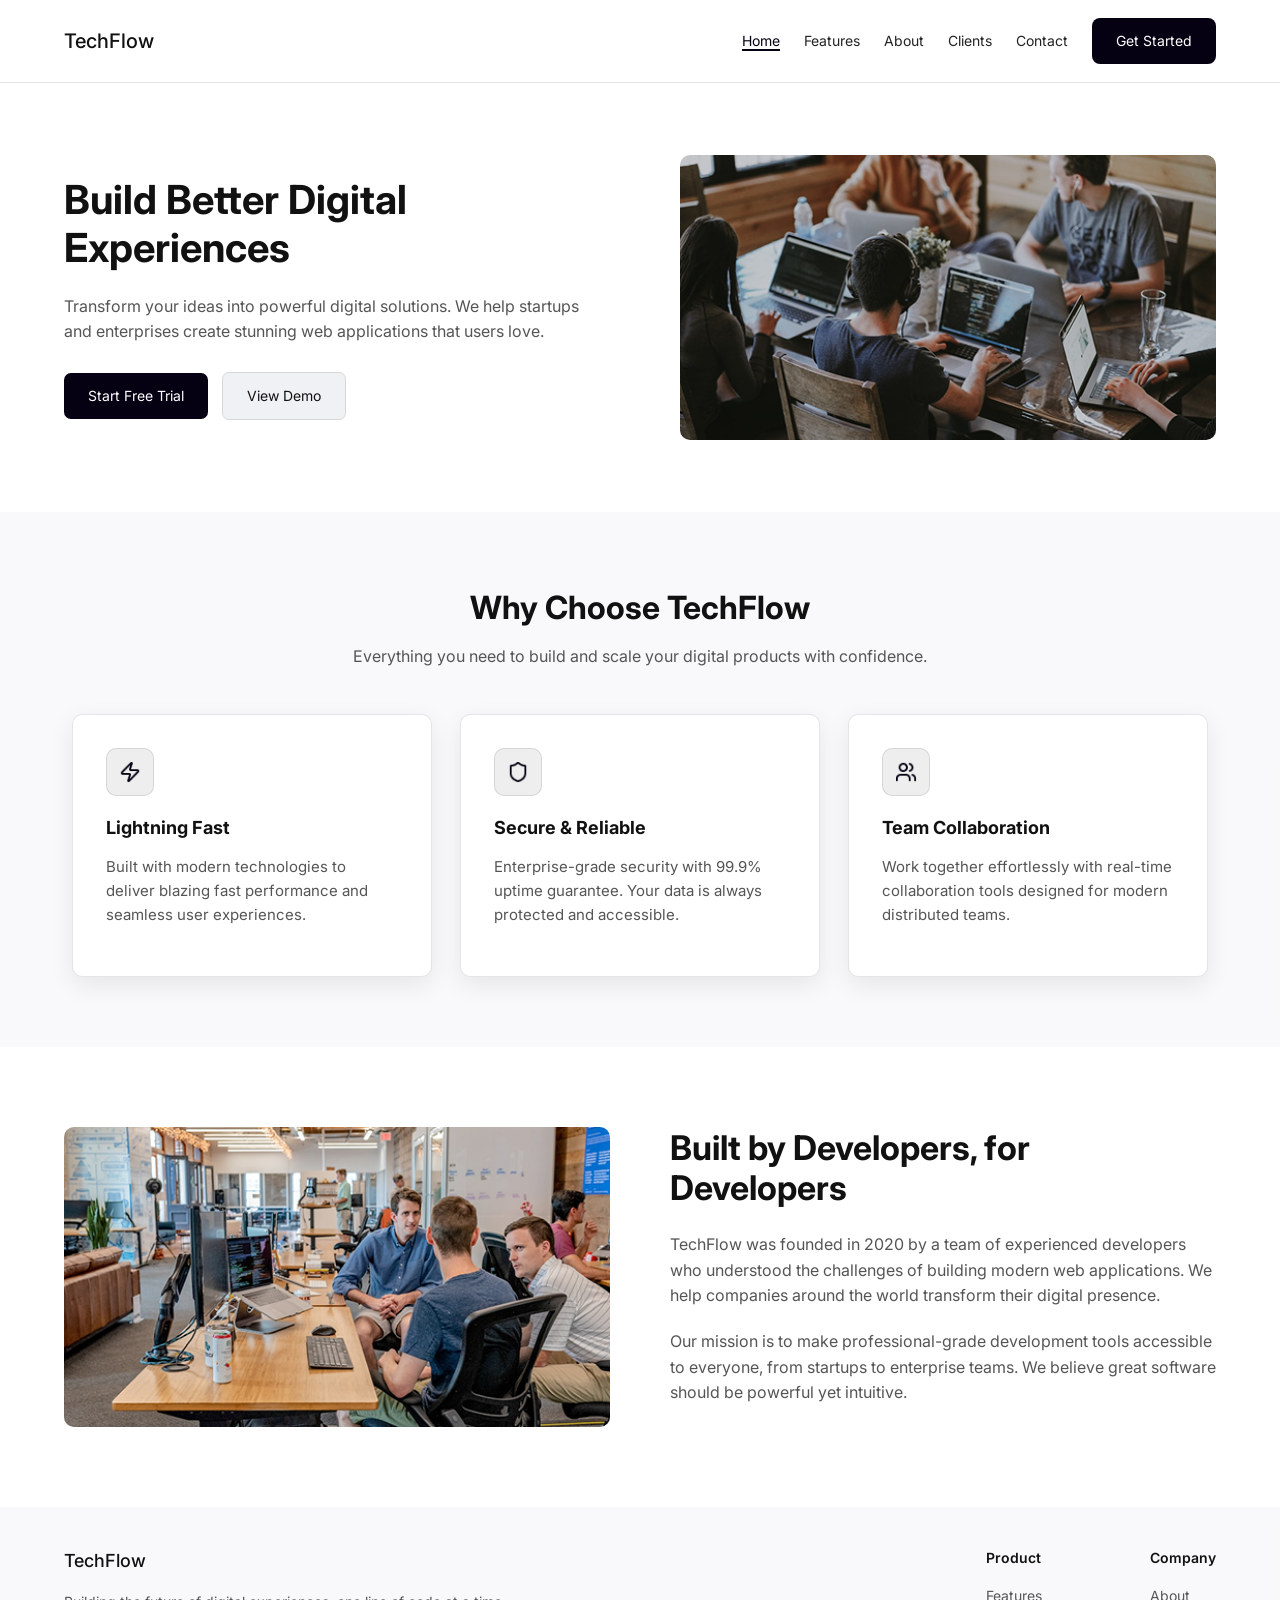
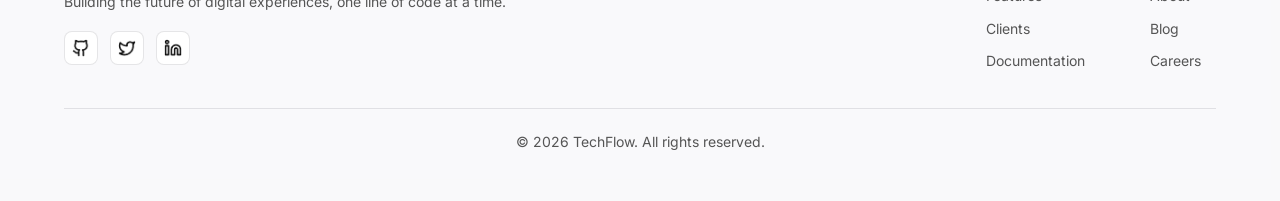
<file: index.html>
<!doctype html>
<html lang="en">
  <head>
    <meta charset="UTF-8" />
    <meta name="viewport" content="width=device-width, initial-scale=1.0" />
    <title>TechFlow | Home</title>

    <link rel="preconnect" href="https://fonts.googleapis.com" />
    <link rel="preconnect" href="https://fonts.gstatic.com" crossorigin />
    <link
      href="https://fonts.googleapis.com/css2?family=Inter:ital,opsz,wght@0,14..32,100..900;1,14..32,100..900&display=swap"
      rel="stylesheet"
    />

    <link rel="stylesheet" href="css/styles.css" />
  </head>

  <body>
    <header class="site-header">
      <div class="container-header-container">
        <a href="index.html" class="logo-link">
          <h1 class="logo">TechFlow</h1>
        </a>

        <nav class="main-nav">
          <ul>
            <li><a href="index.html" class="active">Home</a></li>
            <li><a href="index.html#features">Features</a></li>
            <li><a href="index.html#about">About</a></li>
            <li><a href="clients.html">Clients</a></li>
            <li><a href="#footer">Contact</a></li>
            <li><a href="clients.html" class="nav-button">Get Started</a></li>
          </ul>
        </nav>
      </div>
    </header>

    <main>
      <section class="hero">
        <div class="container hero-container">
          <div class="hero-text">
            <h2>Build Better Digital Experiences</h2>

            <p>
              Transform your ideas into powerful digital solutions. We help
              startups and enterprises create stunning web applications that
              users love.
            </p>

            <div class="hero-buttons">
              <a href="clients.html" class="primary-button">Start Free Trial</a>
              <a href="clients.html" class="secondary-button">View Demo</a>
            </div>
          </div>

          <div class="hero-image">
            <img
              src="images/team.png"
              alt="Team collaborating on a digital project"
            />
          </div>
        </div>
      </section>

      <section id="features" class="features">
        <div class="container">
          <div class="section-title">
            <h2>Why Choose TechFlow</h2>
            <p>
              Everything you need to build and scale your digital products with
              confidence.
            </p>
          </div>

          <div class="cards">
            <article class="card">
              <div class="icon-box">
                <img src="images/Icon.png" alt="Lightning icon" />
              </div>

              <h3>Lightning Fast</h3>

              <p>
                Built with modern technologies to deliver blazing fast
                performance and seamless user experiences.
              </p>
            </article>

            <article class="card">
              <div class="icon-box">
                <img src="images/Icon-1.png" alt="Security icon" />
              </div>

              <h3>Secure & Reliable</h3>

              <p>
                Enterprise-grade security with 99.9% uptime guarantee. Your data
                is always protected and accessible.
              </p>
            </article>

            <article class="card">
              <div class="icon-box">
                <img src="images/Icon-2.png" alt="Team collaboration icon" />
              </div>

              <h3>Team Collaboration</h3>

              <p>
                Work together effortlessly with real-time collaboration tools
                designed for modern distributed teams.
              </p>
            </article>
          </div>
        </div>
      </section>

      <section id="about" class="about">
        <div class="container about-container">
          <div class="about-image">
            <img src="images/about.png" alt="Developers working in an office" />
          </div>

          <div class="about-text">
            <h2>Built by Developers, for Developers</h2>

            <p>
              TechFlow was founded in 2020 by a team of experienced developers
              who understood the challenges of building modern web applications.
              We help companies around the world transform their digital
              presence.
            </p>

            <p>
              Our mission is to make professional-grade development tools
              accessible to everyone, from startups to enterprise teams. We
              believe great software should be powerful yet intuitive.
            </p>
          </div>
        </div>
      </section>
    </main>

    <footer id="footer" class="footer">
      <div class="footer-container">
        <div class="footer-brand">
          <h2>TechFlow</h2>
          <p>
            Building the future of digital experiences, one line of code at a
            time.
          </p>

          <div class="footer-icons">
            <a href="#"><img src="images/Icon-3.png" alt="GitHub icon" /></a>
            <a href="#"><img src="images/Icon-4.png" alt="Twitter icon" /></a>
            <a href="#"><img src="images/Icon-5.png" alt="LinkedIn icon" /></a>
          </div>
        </div>

        <div class="footer-links">
          <div class="footer-column">
            <h3>Product</h3>
            <a href="index.html#features">Features</a>
            <a href="clients.html">Clients</a>
            <a href="#">Documentation</a>
          </div>

          <div class="footer-column">
            <h3>Company</h3>
            <a href="index.html#about">About</a>
            <a href="#">Blog</a>
            <a href="#">Careers</a>
          </div>
        </div>
      </div>

      <div class="footer-bottom">
        <p>&copy; 2026 TechFlow. All rights reserved.</p>
      </div>
    </footer>
  </body>
</html>
</file>
<file: css/styles.css>
* {
  margin: 0;
  padding: 0;
  box-sizing: border-box;
}

html {
  scroll-behavior: smooth;
}

html,
body {
  min-height: 100%;
}

body {
  font-family: Inter, Arial, Helvetica, sans-serif;
  color: #111111;
  background-color: #ffffff;
  line-height: 1.6;
}

img {
  max-width: 100%;
  display: block;
}

h1,
h2,
h3,
h4,
h5,
h6,
p {
  margin-bottom: 16px;
}

p {
  color: #555555;
}


.container,
.container-header-container,
.footer-container,
.footer-bottom {
  width: min(90%, 1200px);
  margin: 0 auto;
}


.site-header {
  background-color: #ffffff;
  border-bottom: 1px solid #e5e5e5;
  padding: 18px 0;
}

.container-header-container {
  display: flex;
  justify-content: space-between;
  align-items: center;
  gap: 24px;
}

.logo-link {
  text-decoration: none;
  color: #111111;
}

.logo {
  font-size: 20px;
  font-weight: 500;
  margin-bottom: 0;
}

.main-nav ul {
  list-style: none;
  display: flex;
  align-items: center;
  gap: 24px;
  flex-wrap: wrap;
}

.main-nav a {
  text-decoration: none;
  color: #222222;
  font-size: 14px;
  transition: 0.3s ease;
}

.main-nav a:hover,
.main-nav a.active {
  color: #050012;
  border-bottom: 2px solid #050012;
}

.nav-button {
  background-color: #050012;
  color: #ffffff !important;
  padding: 12px 24px;
  border-radius: 8px;
  display: inline-block;
  border-bottom: none !important;
}

.nav-button:hover {
  transform: translateY(-2px);
}


.primary-button,
.secondary-button,
.client-link {
  text-decoration: none;
  border-radius: 7px;
  font-size: 14px;
  display: inline-flex;
  align-items: center;
  justify-content: center;
  white-space: nowrap;
  padding: 12px 24px;
  min-height: 42px;
  transition: 0.3s ease;
}

.primary-button:hover,
.secondary-button:hover,
.client-link:hover {
  transform: translateY(-2px);
}

.primary-button {
  background-color: #050012;
  color: #ffffff;
}

.secondary-button {
  background-color: #f0f1f4;
  color: #111111;
  border: 1px solid #d8d8d8;
}

.client-link {
  background-color: #050012;
  color: #ffffff;
  margin-top: auto;
}


.hero {
  padding: 72px 0;
  background-color: #ffffff;
}

.hero-container {
  display: flex;
  align-items: center;
  justify-content: space-between;
  gap: 80px;
}

.hero-text {
  flex: 1 1 480px;
}

.hero-text h2 {
  max-width: 528px;
  font-size: 40px;
  line-height: 48px;
  margin-bottom: 22px;
  font-weight: 700;
}

.hero-text p {
  max-width: 528px;
  font-size: 16px;
  line-height: 25px;
  margin-bottom: 28px;
}

.hero-buttons {
  display: flex;
  flex-direction: row;
  gap: 14px;
  align-items: center;
  flex-wrap: wrap;
}

.hero-image {
  flex: 1 1 480px;
}

.hero-image img {
  width: 100%;
  height: 285px;
  object-fit: cover;
  border-radius: 10px;
}


.features {
  background-color: #ececf04d;
  padding: 70px 0;
}

.section-title {
  text-align: center;
  margin-bottom: 45px;
}

.section-title h2 {
  font-size: 32px;
  margin-bottom: 10px;
}

.section-title p {
  font-size: 16px;
  max-width: 650px;
  margin-left: auto;
  margin-right: auto;
}

.cards {
  display: flex;
  gap: 28px;
  justify-content: center;
  flex-wrap: wrap;
}

.card {
  flex: 1 1 280px;
  max-width: 360px;
  min-height: 210px;
  background-color: #ffffff;
  border: 1px solid #0302131a;
  border-radius: 10px;
  padding: 33px;
  box-shadow: 0 8px 24px rgba(0, 0, 0, 0.08);
  transition: 0.3s ease;
}

.card:hover {
  transform: translateY(-5px);
  box-shadow: 0 12px 32px rgba(0, 0, 0, 0.16);
}

.icon-box {
  width: 48px;
  height: 48px;
  background-color: #eeeeee;
  border: 1px solid #0302131a;
  border-radius: 10px;
  padding-left: 12px;
  padding-right: 12px;
  display: flex;
  align-items: center;
  justify-content: center;
  margin-bottom: 18px;
}

.card h3 {
  font-size: 18px;
  margin-bottom: 12px;
}

.card p {
  font-size: 15px;
}


.about {
  padding: 80px 0;
  background-color: #ffffff;
}

.about-container {
  display: flex;
  align-items: center;
  gap: 60px;
}

.about-image {
  flex: 1 1 480px;
}

.about-image img {
  width: 100%;
  height: 300px;
  object-fit: cover;
  border-radius: 10px;
}

.about-text {
  flex: 1 1 480px;
}

.about-text h2 {
  max-width: 528px;
  font-size: 34px;
  line-height: 40px;
  margin-bottom: 24px;
}

.about-text p {
  font-size: 16px;
  margin-bottom: 20px;
}

.clients-hero {
  padding: 80px 0 60px;
  background-color: #ffffff;
  text-align: center;
}

.clients-hero-container {
  max-width: 760px;
}

.clients-hero h2 {
  font-size: 44px;
  line-height: 52px;
  margin-bottom: 18px;
}

.clients-hero p {
  font-size: 18px;
  line-height: 28px;
}

.clients-section {
  padding: 70px 0;
  background-color: #ececf04d;
}

.clients-grid {
  display: grid;
  grid-template-columns: repeat(3, 1fr);
  gap: 28px;
}

.client-card {
  background-color: #ffffff;
  border: 1px solid #0302131a;
  border-radius: 14px;
  padding: 20px;
  min-height: 420px;
  display: flex;
  flex-direction: column;
  box-shadow: 0 8px 24px rgba(0, 0, 0, 0.08);
  transition: 0.3s ease;
}

.client-card:hover {
  transform: translateY(-5px);
  box-shadow: 0 12px 32px rgba(0, 0, 0, 0.16);
}

.client-card img {
  width: 100%;
  height: 180px;
  object-fit: cover;
  border-radius: 10px;
  margin-bottom: 20px;
}

.client-card h3 {
  font-size: 20px;
  margin-bottom: 10px;
}

.client-card p {
  font-size: 15px;
  margin-bottom: 24px;
}


.featured-client-wrapper {
  padding: 80px 0;
  background-color: #ffffff;
}

.featured-client {
  display: grid;
  grid-template-columns: 1.4fr 1fr;
  gap: 56px;
  align-items: center;
}

.featured-client-image img {
  width: 100%;
  height: 360px;
  object-fit: cover;
  border-radius: 14px;
}

.featured-label {
  color: #050012;
  font-size: 14px;
  font-weight: 700;
  text-transform: uppercase;
  letter-spacing: 0.08em;
  margin-bottom: 10px;
}

.featured-client-content h2 {
  font-size: 36px;
  line-height: 44px;
}

.featured-client-content p {
  font-size: 16px;
  line-height: 26px;
  margin-bottom: 24px;
}


.footer {
  background-color: #ececf04d;
  color: #555555;
  padding: 40px 0 0 0;
}

.footer-container {
  display: flex;
  justify-content: space-between;
  align-items: flex-start;
  gap: 48px;
  padding-bottom: 35px;
  border-bottom: 1px solid #0302131a;
}

.footer-brand {
  max-width: 460px;
}

.footer-brand h2 {
  font-size: 18px;
  color: #111111;
  font-weight: 500;
  margin-bottom: 15px;
}

.footer-brand p {
  font-size: 14px;
  margin-bottom: 18px;
}

.footer-icons {
  display: flex;
  flex-direction: row;
  gap: 12px;
}

.footer-icons a {
  width: 34px;
  height: 34px;
  background-color: #ffffff;
  border: 1px solid #0302131a;
  border-radius: 8px;
  display: flex;
  align-items: center;
  justify-content: center;
}

.footer-icons img {
  width: 18px;
  height: 18px;
  object-fit: contain;
}

.footer-links {
  display: flex;
  gap: 65px;
}

.footer-column {
  display: flex;
  flex-direction: column;
  gap: 10px;
}

.footer-column h3 {
  font-size: 14px;
  color: #111111;
  font-weight: 600;
  margin-bottom: 6px;
}

.footer-column a {
  font-size: 14px;
  color: #555555;
  text-decoration: none;
  transition: 0.3s ease;
}

.footer-column a:hover {
  color: #111111;
}

.footer-bottom {
  text-align: center;
  padding: 22px 0 32px 0;
}

.footer-bottom p {
  font-size: 14px;
}


@media screen and (max-width: 900px) {
  .container-header-container {
    flex-direction: column;
    justify-content: center;
    text-align: center;
  }

  .main-nav ul {
    justify-content: center;
  }

  .hero-container,
  .about-container {
    flex-direction: column;
    text-align: center;
    gap: 40px;
  }

  .hero-text h2,
  .hero-text p,
  .about-text h2 {
    margin-left: auto;
    margin-right: auto;
  }

  .hero-buttons {
    justify-content: center;
  }

  .hero-image img,
  .about-image img {
    height: 360px;
  }

  .clients-grid {
    grid-template-columns: repeat(2, 1fr);
  }

  .featured-client {
    grid-template-columns: 1fr;
    text-align: center;
  }

  .featured-client-content p {
    max-width: 650px;
    margin-left: auto;
    margin-right: auto;
  }

  .footer-container {
    flex-direction: column;
    align-items: center;
    text-align: center;
  }

  .footer-icons,
  .footer-links {
    justify-content: center;
  }
}

@media screen and (max-width: 600px) {
  .container,
  .container-header-container,
  .footer-container,
  .footer-bottom {
    width: min(92%, 420px);
  }

  .site-header {
    padding: 20px 0;
  }

  .main-nav ul {
    flex-direction: column;
    gap: 16px;
  }

  .hero {
    padding: 50px 0;
  }

  .hero-text h2 {
    font-size: 34px;
    line-height: 38px;
  }

  .hero-text p {
    font-size: 16px;
  }

  .hero-buttons {
    flex-direction: column;
    align-items: stretch;
  }

  .primary-button,
  .secondary-button,
  .client-link {
    width: 100%;
  }

  .hero-image img,
  .about-image img {
    height: 220px;
  }

  .features {
    padding: 50px 0;
  }

  .section-title h2 {
    font-size: 28px;
  }

  .cards {
    flex-direction: column;
  }

  .card {
    max-width: 100%;
  }

  .about {
    padding: 50px 0;
  }

  .about-text h2 {
    font-size: 28px;
    line-height: 34px;
  }

  .clients-hero {
    padding: 55px 0 40px;
  }

  .clients-hero h2 {
    font-size: 34px;
    line-height: 40px;
  }

  .clients-hero p {
    font-size: 16px;
    line-height: 25px;
  }

  .clients-section {
    padding: 50px 0;
  }

  .clients-grid {
    grid-template-columns: 1fr;
  }

  .client-card {
    min-height: auto;
  }

  .featured-client-wrapper {
    padding: 55px 0;
  }

  .featured-client {
    gap: 32px;
  }

  .featured-client-image img {
    height: 240px;
  }

  .featured-client-content h2 {
    font-size: 28px;
    line-height: 34px;
  }

  .footer-links {
    flex-direction: column;
    gap: 32px;
  }
}
</file>
